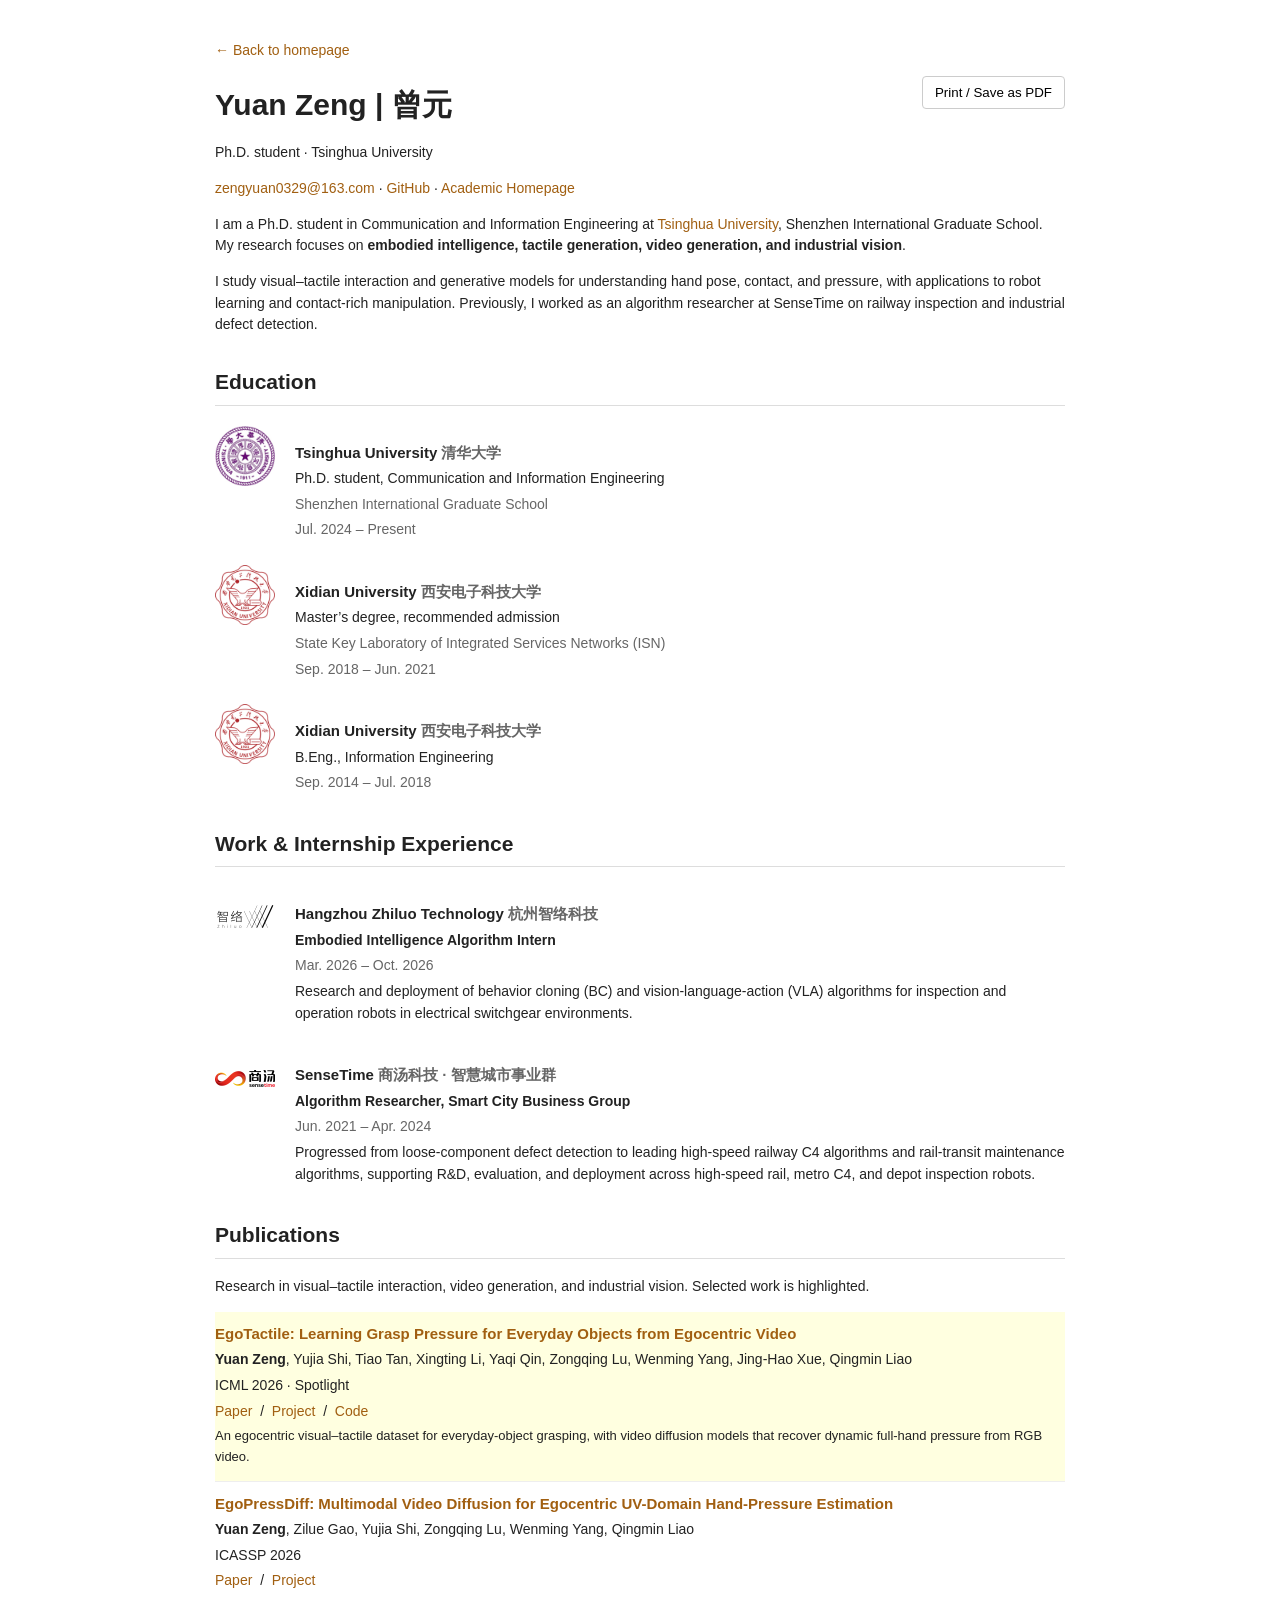
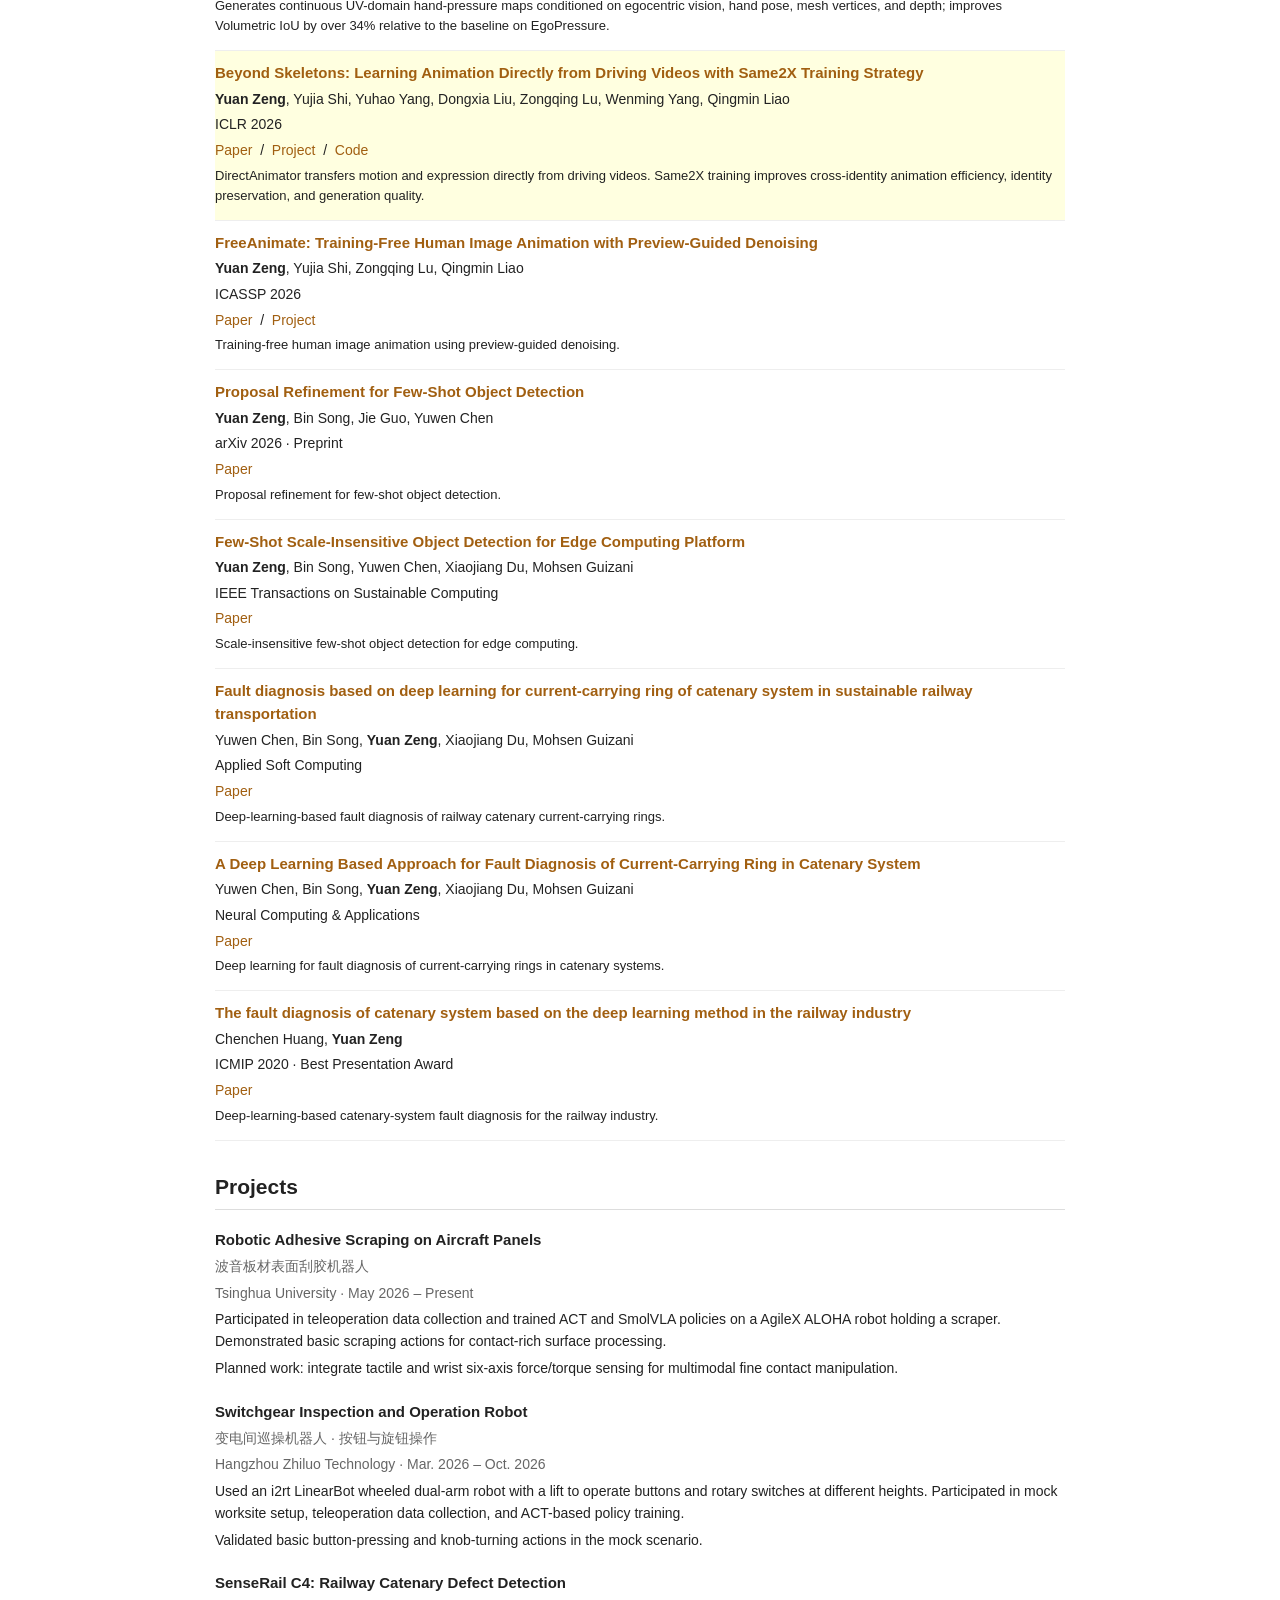
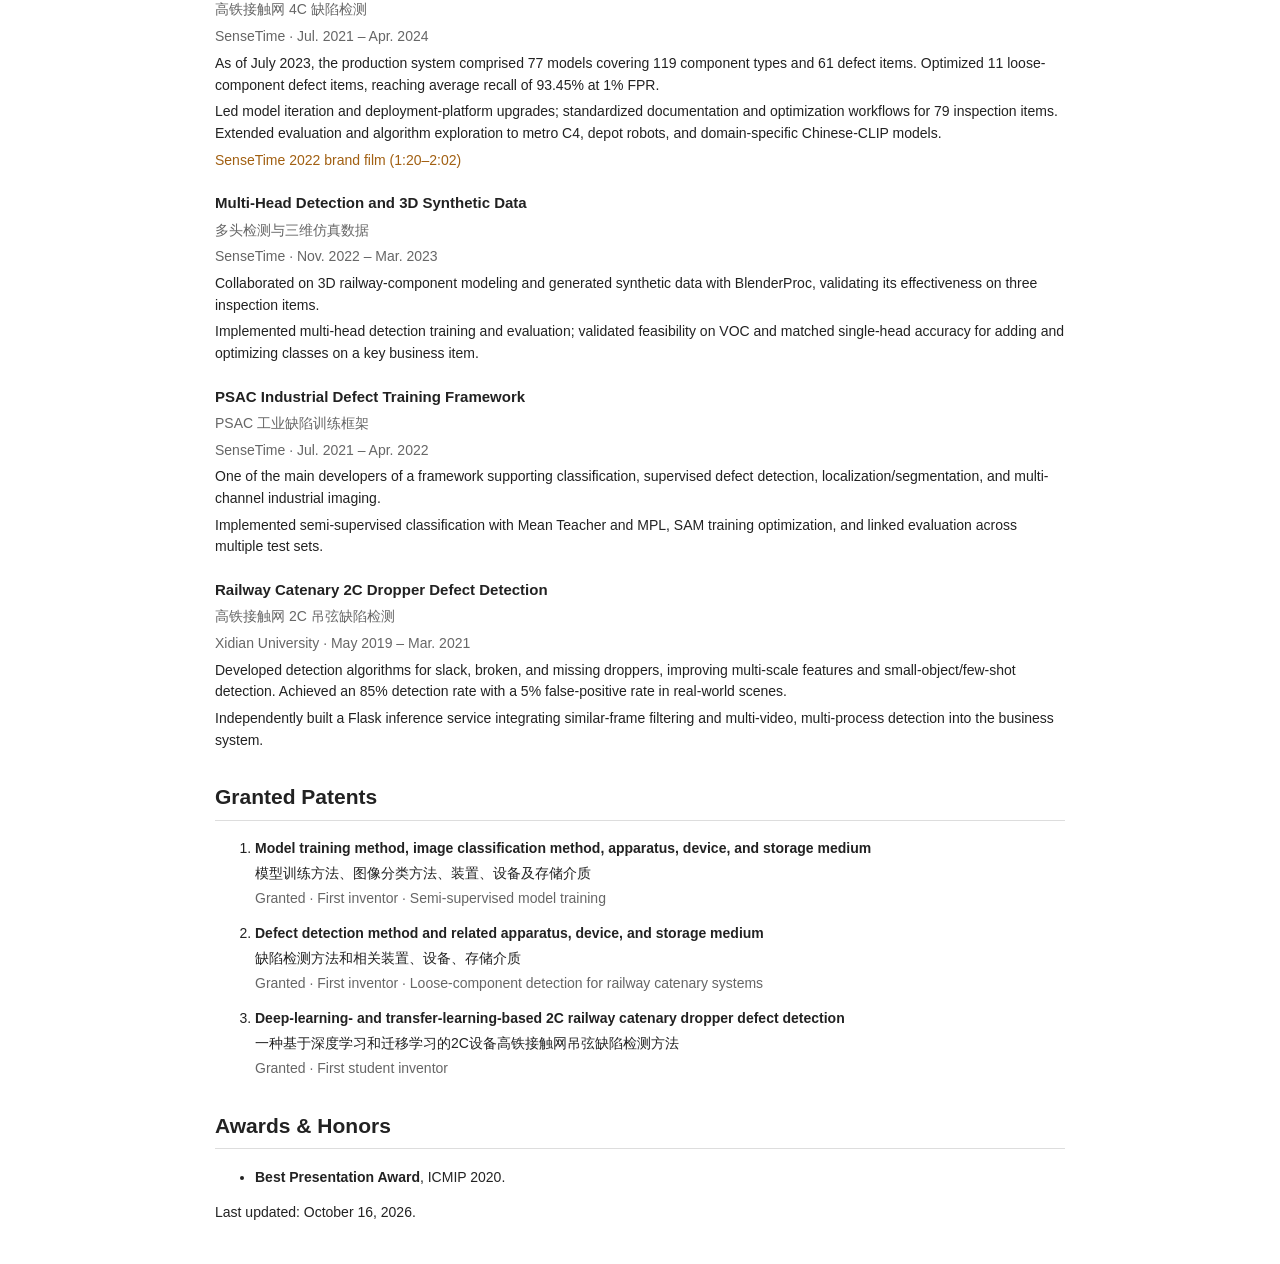
<file: cv.html>
<!DOCTYPE html><html lang="en"><head><meta charset="UTF-8"><meta name="viewport" content="width=device-width,initial-scale=1"><title>Yuan Zeng | Curriculum Vitae</title><link rel="canonical" href="https://russell-zeng.github.io/cv.html"><style>body{font-family:Arial,"PingFang SC",sans-serif;max-width:850px;margin:40px auto;padding:0 24px;color:#222;font-size:14px;line-height:1.55}a{color:#a15f11;text-decoration:none}h1{font-size:30px;margin-bottom:8px}h2{font-size:21px;border-bottom:1px solid #ddd;padding-bottom:6px;margin-top:30px}h3{font-size:15px;margin-bottom:4px}.muted,.date,.chinese-name{color:#666}.experience-row{display:flex;gap:20px;margin:20px 0}.institution-logo img{width:60px;height:60px;object-fit:contain}.institution-logo{min-width:60px}.experience-row p{margin:4px 0}.publications-table{width:100%;border-spacing:0}.paper-visual,.tag-filter,style{display:none}.paper-copy{padding:10px 0;border-bottom:1px solid #eee}.paper-copy p{margin:4px 0}.paper-title{margin:0}.paper-summary{font-size:13px}.under-review{color:#76531c}.project-card{margin-bottom:20px}.project-card p{margin:5px 0}.patent-list li{margin-bottom:14px}.patent-list p{margin:3px 0}.print-button{float:right;padding:8px 12px;border:1px solid #ccc;background:white;border-radius:4px;cursor:pointer}@media print{body{margin:0;max-width:none;font-size:10pt}h2{break-after:avoid}.experience-row,.project-card,tr,li{break-inside:avoid}.print-button,.back-link{display:none}@page{size:A4;margin:16mm}}</style></head><body><p class="back-link"><a href="index.html">← Back to homepage</a></p><button class="print-button" onclick="window.print()">Print / Save as PDF</button><h1>Yuan Zeng | 曾元</h1><p>Ph.D. student · Tsinghua University</p><p><a href="mailto:zengyuan0329@163.com">zengyuan0329@163.com</a> · <a href="https://github.com/Russell-Zeng">GitHub</a> · <a href="https://russell-zeng.github.io/">Academic Homepage</a></p><p id="bio">I am a Ph.D. student in Communication and Information Engineering at <a href="https://www.tsinghua.edu.cn/en/">Tsinghua University</a>, Shenzhen International Graduate School. My research focuses on <strong>embodied intelligence, tactile generation, video generation, and industrial vision</strong>.</p>
<p>I study visual–tactile interaction and generative models for understanding hand pose, contact, and pressure, with applications to robot learning and contact-rich manipulation. Previously, I worked as an algorithm researcher at SenseTime on railway inspection and industrial defect detection.</p><section id="education" class="page-section"><h2 class="section-heading">Education</h2><div class="experience-row"><div class="institution-logo"><img src="images/tsinghua.png" alt="Tsinghua University logo" loading="lazy"></div><div><h3>Tsinghua University <span lang="zh-CN" class="chinese-name">清华大学</span></h3><p>Ph.D. student, Communication and Information Engineering</p><p class="muted">Shenzhen International Graduate School</p><p class="date">Jul. 2024 – Present</p></div></div><div class="experience-row"><div class="institution-logo"><img src="images/xidian.png" alt="Xidian University logo" loading="lazy"></div><div><h3>Xidian University <span lang="zh-CN" class="chinese-name">西安电子科技大学</span></h3><p>Master’s degree, recommended admission</p><p class="muted">State Key Laboratory of Integrated Services Networks (ISN)</p><p class="date">Sep. 2018 – Jun. 2021</p></div></div><div class="experience-row"><div class="institution-logo"><img src="images/xidian.png" alt="Xidian University logo" loading="lazy"></div><div><h3>Xidian University <span lang="zh-CN" class="chinese-name">西安电子科技大学</span></h3><p>B.Eng., Information Engineering</p><p class="date">Sep. 2014 – Jul. 2018</p></div></div></section>
<section id="experience" class="page-section"><h2 class="section-heading">Work & Internship Experience</h2><div class="experience-row"><div class="institution-logo"><img src="images/zhiluo.png" alt="Hangzhou Zhiluo Technology logo" loading="lazy"></div><div><h3>Hangzhou Zhiluo Technology <span class="chinese-name" lang="zh-CN">杭州智络科技</span></h3><p><strong>Embodied Intelligence Algorithm Intern</strong></p><p class="date">Mar. 2026 – Oct. 2026</p><p>Research and deployment of behavior cloning (BC) and vision-language-action (VLA) algorithms for inspection and operation robots in electrical switchgear environments.</p></div></div><div class="experience-row"><div class="institution-logo"><img src="images/sense-time.png" alt="SenseTime logo" loading="lazy"></div><div><h3>SenseTime <span class="chinese-name" lang="zh-CN">商汤科技 · 智慧城市事业群</span></h3><p><strong>Algorithm Researcher, Smart City Business Group</strong></p><p class="date">Jun. 2021 – Apr. 2024</p><p>Progressed from loose-component defect detection to leading high-speed railway C4 algorithms and rail-transit maintenance algorithms, supporting R&amp;D, evaluation, and deployment across high-speed rail, metro C4, and depot inspection robots.</p></div></div></section>
<section id="publications" class="page-section"><h2 class="section-heading">Publications</h2><p>Research in visual–tactile interaction, video generation, and industrial vision. <span class="highlight-key">Selected work is highlighted.</span></p><table class="publications-table"><tbody><tr id="paper-egotactile" data-tags="tactile" style="background-color: lightyellow;"><td class="paper-visual"><img class="publication-preview" src="images/paper/egotactile.webp" alt="EgoTactile: Learning Grasp Pressure for Everyday Objects from Egocentric Video — overview" loading="lazy"></td><td class="paper-copy"><h3 class="paper-title"><a href="https://arxiv.org/abs/2606.09243">EgoTactile: Learning Grasp Pressure for Everyday Objects from Egocentric Video</a></h3><p class="paper-authors"><strong>Yuan Zeng</strong>, Yujia Shi, Tiao Tan, Xingting Li, Yaqi Qin, Zongqing Lu, Wenming Yang, Jing-Hao Xue, Qingmin Liao</p><p class="venue">ICML 2026 · Spotlight</p><p class="paper-links"><a href="https://arxiv.org/abs/2606.09243">Paper</a> &nbsp;/&nbsp; <a href="https://egotactile.github.io/">Project</a> &nbsp;/&nbsp; <a href="https://github.com/Russell-Zeng/EgoTactile">Code</a></p><p class="paper-summary">An egocentric visual–tactile dataset for everyday-object grasping, with video diffusion models that recover dynamic full-hand pressure from RGB video.</p></td></tr><tr id="paper-egopressdiff" data-tags="tactile"><td class="paper-visual"><img class="publication-preview" src="images/paper/egopressdiff.webp" alt="EgoPressDiff: Multimodal Video Diffusion for Egocentric UV-Domain Hand-Pressure Estimation — overview" loading="lazy"></td><td class="paper-copy"><h3 class="paper-title"><a href="https://arxiv.org/abs/2606.06872">EgoPressDiff: Multimodal Video Diffusion for Egocentric UV-Domain Hand-Pressure Estimation</a></h3><p class="paper-authors"><strong>Yuan Zeng</strong>, Zilue Gao, Yujia Shi, Zongqing Lu, Wenming Yang, Qingmin Liao</p><p class="venue">ICASSP 2026</p><p class="paper-links"><a href="https://arxiv.org/abs/2606.06872">Paper</a> &nbsp;/&nbsp; <a href="https://egopressdiff.github.io/">Project</a></p><p class="paper-summary">Generates continuous UV-domain hand-pressure maps conditioned on egocentric vision, hand pose, mesh vertices, and depth; improves Volumetric IoU by over 34% relative to the baseline on EgoPressure.</p></td></tr><tr id="paper-directanimator" data-tags="video" style="background-color: lightyellow;"><td class="paper-visual"><img class="publication-preview" src="images/paper/directanimator.webp" alt="Beyond Skeletons: Learning Animation Directly from Driving Videos with Same2X Training Strategy — overview" loading="lazy"></td><td class="paper-copy"><h3 class="paper-title"><a href="https://arxiv.org/abs/2606.06903">Beyond Skeletons: Learning Animation Directly from Driving Videos with Same2X Training Strategy</a></h3><p class="paper-authors"><strong>Yuan Zeng</strong>, Yujia Shi, Yuhao Yang, Dongxia Liu, Zongqing Lu, Wenming Yang, Qingmin Liao</p><p class="venue">ICLR 2026</p><p class="paper-links"><a href="https://arxiv.org/abs/2606.06903">Paper</a> &nbsp;/&nbsp; <a href="https://directanimator.github.io/">Project</a> &nbsp;/&nbsp; <a href="https://github.com/Russell-Zeng/DirectAnimator">Code</a></p><p class="paper-summary">DirectAnimator transfers motion and expression directly from driving videos. Same2X training improves cross-identity animation efficiency, identity preservation, and generation quality.</p></td></tr><tr id="paper-freeanimate" data-tags="video"><td class="paper-visual"><img class="publication-preview" src="images/paper/freeanimate.webp" alt="FreeAnimate: Training-Free Human Image Animation with Preview-Guided Denoising — overview" loading="lazy"></td><td class="paper-copy"><h3 class="paper-title"><a href="https://arxiv.org/abs/2606.06885">FreeAnimate: Training-Free Human Image Animation with Preview-Guided Denoising</a></h3><p class="paper-authors"><strong>Yuan Zeng</strong>, Yujia Shi, Zongqing Lu, Qingmin Liao</p><p class="venue">ICASSP 2026</p><p class="paper-links"><a href="https://arxiv.org/abs/2606.06885">Paper</a> &nbsp;/&nbsp; <a href="https://freeani.github.io/">Project</a></p><p class="paper-summary">Training-free human image animation using preview-guided denoising.</p></td></tr><tr id="paper-proposal-refinement" data-tags="detection"><td class="paper-visual"><div class="paper-topic">Detection &amp; Industrial Vision</div></td><td class="paper-copy"><h3 class="paper-title"><a href="https://arxiv.org/abs/2606.09245">Proposal Refinement for Few-Shot Object Detection</a></h3><p class="paper-authors"><strong>Yuan Zeng</strong>, Bin Song, Jie Guo, Yuwen Chen</p><p class="venue">arXiv 2026 · Preprint</p><p class="paper-links"><a href="https://arxiv.org/abs/2606.09245">Paper</a></p><p class="paper-summary">Proposal refinement for few-shot object detection.</p></td></tr><tr id="paper-scale-insensitive" data-tags="detection"><td class="paper-visual"><div class="paper-topic">Detection &amp; Industrial Vision</div></td><td class="paper-copy"><h3 class="paper-title"><a href="https://ieeexplore.ieee.org/abstract/document/9290143">Few-Shot Scale-Insensitive Object Detection for Edge Computing Platform</a></h3><p class="paper-authors"><strong>Yuan Zeng</strong>, Bin Song, Yuwen Chen, Xiaojiang Du, Mohsen Guizani</p><p class="venue">IEEE Transactions on Sustainable Computing</p><p class="paper-links"><a href="https://ieeexplore.ieee.org/abstract/document/9290143">Paper</a></p><p class="paper-summary">Scale-insensitive few-shot object detection for edge computing.</p></td></tr><tr id="paper-ring-asc" data-tags="detection"><td class="paper-visual"><div class="paper-topic">Detection &amp; Industrial Vision</div></td><td class="paper-copy"><h3 class="paper-title"><a href="https://www.sciencedirect.com/science/article/abs/pii/S1568494620308450">Fault diagnosis based on deep learning for current-carrying ring of catenary system in sustainable railway transportation</a></h3><p class="paper-authors">Yuwen Chen, Bin Song, <strong>Yuan Zeng</strong>, Xiaojiang Du, Mohsen Guizani</p><p class="venue">Applied Soft Computing</p><p class="paper-links"><a href="https://www.sciencedirect.com/science/article/abs/pii/S1568494620308450">Paper</a></p><p class="paper-summary">Deep-learning-based fault diagnosis of railway catenary current-carrying rings.</p></td></tr><tr id="paper-ring-nca" data-tags="detection"><td class="paper-visual"><div class="paper-topic">Detection &amp; Industrial Vision</div></td><td class="paper-copy"><h3 class="paper-title"><a href="https://link.springer.com/article/10.1007/s00521-021-06280-4">A Deep Learning Based Approach for Fault Diagnosis of Current-Carrying Ring in Catenary System</a></h3><p class="paper-authors">Yuwen Chen, Bin Song, <strong>Yuan Zeng</strong>, Xiaojiang Du, Mohsen Guizani</p><p class="venue">Neural Computing &amp; Applications</p><p class="paper-links"><a href="https://link.springer.com/article/10.1007/s00521-021-06280-4">Paper</a></p><p class="paper-summary">Deep learning for fault diagnosis of current-carrying rings in catenary systems.</p></td></tr><tr id="paper-catenary-icmip" data-tags="detection"><td class="paper-visual"><div class="paper-topic">Detection &amp; Industrial Vision</div></td><td class="paper-copy"><h3 class="paper-title"><a href="https://dl.acm.org/doi/10.1145/3381271.3381293">The fault diagnosis of catenary system based on the deep learning method in the railway industry</a></h3><p class="paper-authors">Chenchen Huang, <strong>Yuan Zeng</strong></p><p class="venue">ICMIP 2020 · Best Presentation Award</p><p class="paper-links"><a href="https://dl.acm.org/doi/10.1145/3381271.3381293">Paper</a></p><p class="paper-summary">Deep-learning-based catenary-system fault diagnosis for the railway industry.</p></td></tr></tbody></table></section>
<section id="projects" class="page-section"><h2 class="section-heading">Projects</h2><article class="project-card" id="project-scraping"><h3>Robotic Adhesive Scraping on Aircraft Panels</h3><p class="chinese-name" lang="zh-CN">波音板材表面刮胶机器人</p><p class="date">Tsinghua University · May 2026 – Present</p><p>Participated in teleoperation data collection and trained ACT and SmolVLA policies on a AgileX ALOHA robot holding a scraper. Demonstrated basic scraping actions for contact-rich surface processing.</p><p>Planned work: integrate tactile and wrist six-axis force/torque sensing for multimodal fine contact manipulation.</p></article><article class="project-card" id="project-switchgear"><h3>Switchgear Inspection and Operation Robot</h3><p class="chinese-name" lang="zh-CN">变电间巡操机器人 · 按钮与旋钮操作</p><p class="date">Hangzhou Zhiluo Technology · Mar. 2026 – Oct. 2026</p><p>Used an i2rt LinearBot wheeled dual-arm robot with a lift to operate buttons and rotary switches at different heights. Participated in mock worksite setup, teleoperation data collection, and ACT-based policy training.</p><p>Validated basic button-pressing and knob-turning actions in the mock scenario.</p></article><article class="project-card" id="project-senserail"><h3>SenseRail C4: Railway Catenary Defect Detection</h3><p class="chinese-name" lang="zh-CN">高铁接触网 4C 缺陷检测</p><p class="date">SenseTime · Jul. 2021 – Apr. 2024</p><p>As of July 2023, the production system comprised 77 models covering 119 component types and 61 defect items. Optimized 11 loose-component defect items, reaching average recall of 93.45% at 1% FPR.</p><p>Led model iteration and deployment-platform upgrades; standardized documentation and optimization workflows for 79 inspection items. Extended evaluation and algorithm exploration to metro C4, depot robots, and domain-specific Chinese-CLIP models.</p><p><a href="https://www.bilibili.com/video/BV1ba411u78x?t=75.0">SenseTime 2022 brand film (1:20–2:02)</a></p></article><article class="project-card" id="project-simulation"><h3>Multi-Head Detection and 3D Synthetic Data</h3><p class="chinese-name" lang="zh-CN">多头检测与三维仿真数据</p><p class="date">SenseTime · Nov. 2022 – Mar. 2023</p><p>Collaborated on 3D railway-component modeling and generated synthetic data with BlenderProc, validating its effectiveness on three inspection items.</p><p>Implemented multi-head detection training and evaluation; validated feasibility on VOC and matched single-head accuracy for adding and optimizing classes on a key business item.</p></article><article class="project-card" id="project-psac"><h3>PSAC Industrial Defect Training Framework</h3><p class="chinese-name" lang="zh-CN">PSAC 工业缺陷训练框架</p><p class="date">SenseTime · Jul. 2021 – Apr. 2022</p><p>One of the main developers of a framework supporting classification, supervised defect detection, localization/segmentation, and multi-channel industrial imaging.</p><p>Implemented semi-supervised classification with Mean Teacher and MPL, SAM training optimization, and linked evaluation across multiple test sets.</p></article><article class="project-card" id="project-dropper"><h3>Railway Catenary 2C Dropper Defect Detection</h3><p class="chinese-name" lang="zh-CN">高铁接触网 2C 吊弦缺陷检测</p><p class="date">Xidian University · May 2019 – Mar. 2021</p><p>Developed detection algorithms for slack, broken, and missing droppers, improving multi-scale features and small-object/few-shot detection. Achieved an 85% detection rate with a 5% false-positive rate in real-world scenes.</p><p>Independently built a Flask inference service integrating similar-frame filtering and multi-video, multi-process detection into the business system.</p></article></section>
<section id="patents" class="page-section"><h2 class="section-heading">Granted Patents</h2><ol class="patent-list"><li><strong>Model training method, image classification method, apparatus, device, and storage medium</strong><p lang="zh-CN">模型训练方法、图像分类方法、装置、设备及存储介质</p><p class="muted">Granted · First inventor · Semi-supervised model training</p></li><li><strong>Defect detection method and related apparatus, device, and storage medium</strong><p lang="zh-CN">缺陷检测方法和相关装置、设备、存储介质</p><p class="muted">Granted · First inventor · Loose-component detection for railway catenary systems</p></li><li><strong>Deep-learning- and transfer-learning-based 2C railway catenary dropper defect detection</strong><p lang="zh-CN">一种基于深度学习和迁移学习的2C设备高铁接触网吊弦缺陷检测方法</p><p class="muted">Granted · First student inventor</p></li></ol></section>
<section id="awards" class="page-section"><h2 class="section-heading">Awards & Honors</h2><ul><li><strong>Best Presentation Award</strong>, ICMIP 2020.</li></ul></section>
<p>Last updated: October 16, 2026.</p></body></html>
</file>
